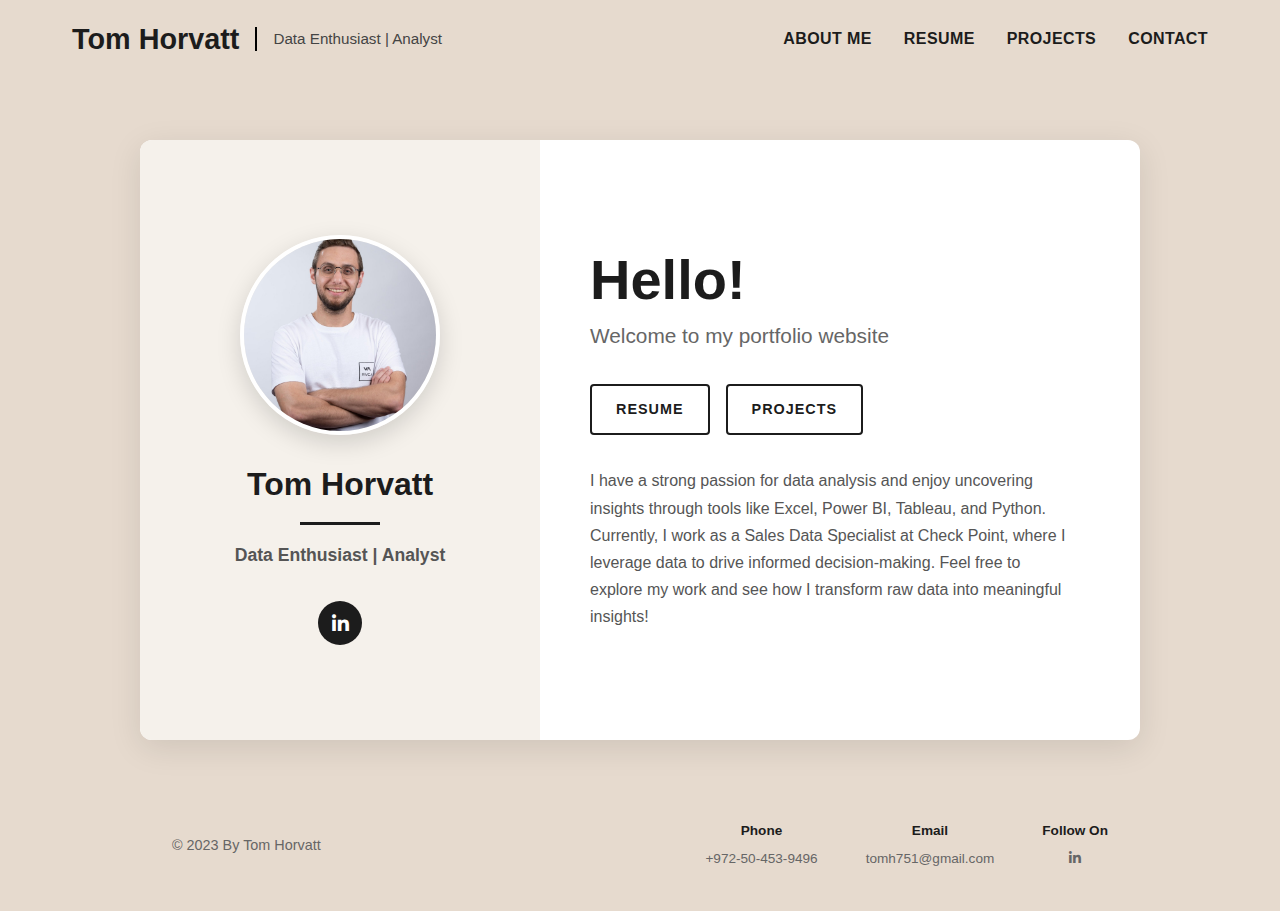
<file: index.html>
<!DOCTYPE html>
<html lang="en">
<head>
  <meta charset="UTF-8" />
  <meta name="viewport" content="width=device-width, initial-scale=1.0"/>
  <title>Tom Horvatt - Data Enthusiast | Analyst</title>
  <link href="https://cdnjs.cloudflare.com/ajax/libs/font-awesome/6.0.0/css/all.min.css" rel="stylesheet" />
  <style>
    *{margin:0;padding:0;box-sizing:border-box}
    body{
      font-family:'Segoe UI', Tahoma, Geneva, Verdana, sans-serif;
      min-height:100vh; 
      line-height:1.6;
      background:#E6DACE;
      padding:20px;
    }

    /* Header */
    .header{
      background:#E6DACE;
      padding:1rem 0;
      position:fixed;
      left:0;
      right:0;
      top:0;
      z-index:1000;
    }
    .header-content{
      max-width:1200px;
      margin:0 auto;
      display:flex;
      justify-content:space-between;
      align-items:center;
      padding:0 2rem;
    }
    .logo{display:flex;align-items:center;gap:1rem}
    .logo h1{font-size:1.8rem;color:#1c1c1c;font-weight:700}
    .logo-subtitle{color:#444;font-size:.95rem;border-left:2px solid #000;padding-left:1rem}

    .nav{display:flex;gap:2rem;list-style:none}
    .nav a{ 
      text-decoration:none;
      color:#1c1c1c;
      font-weight:600;
      position:relative;
      letter-spacing:.4px;
    }
    .nav a:hover{color:#000}
    .nav a::after{
      content:'';
      position:absolute;
      bottom:-5px;
      left:0;
      width:0;
      height:2px;
      background:#000;
      transition:width .25s ease;
    }
    .nav a:hover::after{width:100%}

    /* Main Container */
    .main-container{
      margin-top:120px;
      max-width:1000px;
      margin-left:auto;
      margin-right:auto;
      background:#fff;
      border-radius:12px;
      box-shadow:0 8px 32px rgba(0,0,0,0.1);
      overflow:hidden;
      display:grid;
      grid-template-columns:400px 1fr;
      min-height:600px;
    }

    /* Left Profile Section */
    .profile-section{
      background:#f5f1eb;
      padding:40px 30px;
      display:flex;
      flex-direction:column;
      align-items:center;
      justify-content:center;
      text-align:center;
    }

    .profile-photo{
      width:200px;
      height:200px;
      border-radius:50%;
      overflow:hidden;
      margin-bottom:24px;
      border:4px solid #fff;
      box-shadow:0 8px 24px rgba(0,0,0,0.15);
      flex-shrink:0;
    }
    .profile-photo img{
      width:100%;
      height:100%;
      object-fit:cover;
      display:block;
    }

    .profile-name{
      font-size:2rem;
      font-weight:700;
      color:#1c1c1c;
      margin-bottom:12px;
    }

    .profile-divider{
      width:80px;
      height:3px;
      background:#1c1c1c;
      border:none;
      margin:0 auto 16px;
      flex-shrink:0;
    }

    .profile-title{
      font-size:1.1rem;
      font-weight:600;
      color:#555;
      margin-bottom:32px;
    }

    .social-links{
      display:flex;
      justify-content:center;
    }
    .social-link{
      display:inline-flex;
      align-items:center;
      justify-content:center;
      width:44px;
      height:44px;
      background:#1c1c1c;
      color:#fff;
      font-size:1.2rem;
      text-decoration:none;
      border-radius:50%;
      transition:all .3s ease;
    }
    .social-link:hover{
      transform:translateY(-2px);
      box-shadow:0 4px 12px rgba(0,0,0,0.2);
    }

    /* Right Content Section */
    .content-section{
      padding:60px 50px;
      display:flex;
      flex-direction:column;
      justify-content:center;
    }

    .welcome-title{
      font-size:3.5rem;
      color:#1c1c1c;
      margin-bottom:8px;
      font-weight:800;
      line-height:1.1;
    }

    .welcome-subtitle{
      font-size:1.3rem;
      color:#666;
      margin-bottom:32px;
      font-weight:400;
    }

    .action-buttons{
      display:flex;
      gap:16px;
      margin-bottom:32px;
    }
    .btn{
      padding:12px 24px;
      border:2px solid #1c1c1c;
      background:transparent;
      color:#1c1c1c;
      text-decoration:none;
      font-weight:600;
      text-transform:uppercase;
      letter-spacing:1px;
      transition:all .3s ease;
      font-size:.9rem;
      border-radius:4px;
    }
    .btn:hover{
      background:#1c1c1c;
      color:#fff;
      transform:translateY(-2px);
      box-shadow:0 4px 12px rgba(0,0,0,0.2);
    }

    .description{
      font-size:1rem;
      color:#555;
      line-height:1.7;
      max-width:480px;
    }

    /* Footer - Desktop Default */
    .footer{
      background:transparent;
      padding:40px 0 20px;
      margin-top:40px;
    }

    .footer-content{
      max-width:1000px;
      margin:0 auto;
      display:flex;
      justify-content:space-between;
      align-items:center;
      padding:0 2rem;
      flex-wrap:wrap;
      gap:2rem;
    }

    .footer-text{
      color:#666;
      font-size:.9rem;
    }

    .contact-info{
      display:flex;
      gap:3rem;
      align-items:center;
      flex-wrap:wrap;
    }

    .contact-item{
      text-align:center;
    }

    .contact-label{
      font-weight:700;
      color:#1c1c1c;
      font-size:.85rem;
      margin-bottom:.2rem;
      display:block;
    }

    .contact-value{
      color:#666;
      font-size:.85rem;
    }

    /* Responsive Design - FIXED MOBILE LAYOUT */
    @media(max-width:900px){
      body{
        padding:15px;
      }
      
      .header{
        position:static;
        margin-bottom:25px;
        padding:15px 0;
      }
      
      .main-container{
        grid-template-columns:1fr;
        margin-top:0;
        min-height:auto;
        overflow:visible;
      }
      
      .profile-section{
        padding:30px 20px;
        min-height:auto;
        overflow:visible;
      }
      
      .profile-photo{
        width:140px;
        height:140px;
        margin-bottom:18px;
        flex-shrink:0;
      }
      
      .profile-name{
        font-size:1.5rem;
        margin-bottom:10px;
      }
      
      .profile-divider{
        width:60px;
        height:2px;
        margin:0 auto 12px;
      }
      
      .profile-title{
        font-size:1rem;
        margin-bottom:18px;
      }
      
      .content-section{
        padding:25px 20px 35px;
        display:flex;
        flex-direction:column;
      }
      
      /* MOBILE CONTENT ORDER */
      .action-buttons{
        order:1;
        display:grid;
        grid-template-columns:1fr 1fr;
        gap:12px;
        margin-bottom:25px;
        width:100%;
      }
      
      .welcome-title{
        order:2;
        font-size:2.2rem;
        margin-bottom:10px;
      }
      
      .welcome-subtitle{
        order:3;
        font-size:1rem;
        margin-bottom:20px;
      }
      
      .description{
        order:4;
        font-size:.9rem;
        line-height:1.6;
        margin-top:0;
      }
      
      .btn{
        padding:12px 8px;
        font-size:.85rem;
        text-align:center;
      }
    }

    /* Mobile Footer - Complete Override */
    @media(max-width:600px){
      body{
        padding:10px;
      }
      
      .header{
        position:static;
        margin-bottom:20px;
        padding:10px 0;
      }
      
      .header-content{
        padding:0 1rem;
        flex-direction:column;
        gap:12px;
      }
      
      .logo{
        flex-direction:column;
        gap:4px;
        text-align:center;
      }
      
      .logo h1{
        font-size:1.4rem;
      }
      
      .logo-subtitle{
        border-left:none;
        border-top:2px solid #000;
        padding-left:0;
        padding-top:4px;
        font-size:.85rem;
      }
      
      .nav{
        gap:.8rem;
        flex-wrap:wrap;
        justify-content:center;
      }
      
      .nav a{
        font-size:.75rem;
        padding:6px 8px;
      }
      
      .main-container{
        margin-top:0;
        border-radius:12px;
        overflow:visible;
      }
      
      .profile-section{
        border-radius:12px 12px 0 0;
        padding:25px 15px;
        overflow:visible;
        min-height:auto;
      }
      
      .profile-photo{
        width:120px;
        height:120px;
        margin-bottom:15px;
        flex-shrink:0;
      }
      
      .profile-name{
        font-size:1.3rem;
      }
      
      .content-section{
        padding:20px 15px 25px;
        display:flex;
        flex-direction:column;
      }
      
      /* MOBILE CONTENT ORDER - SMALL SCREENS */
      .action-buttons{
        order:1;
        display:grid;
        grid-template-columns:1fr 1fr;
        gap:10px;
        margin-bottom:20px;
        width:100%;
      }
      
      .welcome-title{
        order:2;
        font-size:1.8rem;
        margin-bottom:8px;
      }
      
      .welcome-subtitle{
        order:3;
        font-size:.95rem;
        margin-bottom:18px;
      }
      
      .description{
        order:4;
        font-size:.85rem;
        line-height:1.5;
        margin-top:0;
      }
      
      .btn{
        padding:10px 6px;
        font-size:.8rem;
        text-align:center;
        letter-spacing:.5px;
      }
      
      .footer{
        padding:25px 0 15px;
        margin-top:25px;
      }

      .footer-content{
        display:flex;
        flex-direction:column;
        text-align:center;
        gap:1.5rem;
        padding:0 1rem;
      }

      .contact-info{
        display:flex;
        flex-direction:column;
        gap:1rem;
        order:1;
        align-items:center;
        width:100%;
      }

      .contact-item{
        text-align:center;
        width:100%;
        display:flex;
        flex-direction:column;
        align-items:center;
      }

      .footer-text{
        color:#666;
        font-size:.75rem;
        text-align:center;
        order:2;
      }
    }
  </style>
</head>
<body>
  <!-- Header -->
  <div class="header">
    <div class="header-content">
      <div class="logo">
        <h1>Tom Horvatt</h1>
        <div class="logo-subtitle">Data Enthusiast | Analyst</div>
      </div>
      <nav>
        <ul class="nav">
          <li><a href="index.html">ABOUT ME</a></li>
          <li><a href="resume.html">RESUME</a></li>
          <li><a href="projects.html">PROJECTS</a></li>
          <li><a href="contact.html">CONTACT</a></li>
        </ul>
      </nav>
    </div>
  </div>

  <!-- Main -->
  <div class="main-container">
    <!-- Left Profile Section -->
    <section class="profile-section" id="about">
      <div class="profile-photo">
        <img src="assets/tom-photo.svg" alt="Tom Horvatt" />
      </div>

      <h2 class="profile-name">Tom Horvatt</h2>
      <hr class="profile-divider" />
      <div class="profile-title">Data Enthusiast | Analyst</div>

      <div class="social-links">
        <a class="social-link" href="https://www.linkedin.com/in/tom-horvatt-15624720a/" target="_blank" aria-label="LinkedIn">
          <i class="fab fa-linkedin-in"></i>
        </a>
      </div>
    </section>

    <!-- Right Content Section -->
    <section class="content-section">
      <h1 class="welcome-title">Hello!</h1>
      <h2 class="welcome-subtitle">Welcome to my portfolio website</h2>

      <div class="action-buttons">
        <a href="resume.html" class="btn">Resume</a>
        <a href="projects.html" class="btn">Projects</a>
      </div>

      <p class="description">
        I have a strong passion for data analysis and enjoy uncovering insights through tools like Excel, Power BI, Tableau, and Python. Currently, I work as a Sales Data Specialist at Check Point, where I leverage data to drive informed decision-making. Feel free to explore my work and see how I transform raw data into meaningful insights!
      </p>
    </section>
  </div>

  <!-- Footer -->
  <footer class="footer" id="contact">
    <div class="footer-content">
      <div class="footer-text">© 2023 By Tom Horvatt</div>
      <div class="contact-info">
        <div class="contact-item">
          <span class="contact-label">Phone</span>
          <span class="contact-value">+972-50-453-9496</span>
        </div>
        <div class="contact-item">
          <span class="contact-label">Email</span>
          <span class="contact-value">tomh751@gmail.com</span>
        </div>
        <div class="contact-item">
          <span class="contact-label">Follow On</span>
          <span class="contact-value">
            <a href="https://www.linkedin.com/in/tom-horvatt-15624720a/" target="_blank" style="color:#666; text-decoration:none;">
              <i class="fab fa-linkedin-in"></i>
            </a>
          </span>
        </div>
      </div>
    </div>
  </footer>
</body>
</html>
</file>
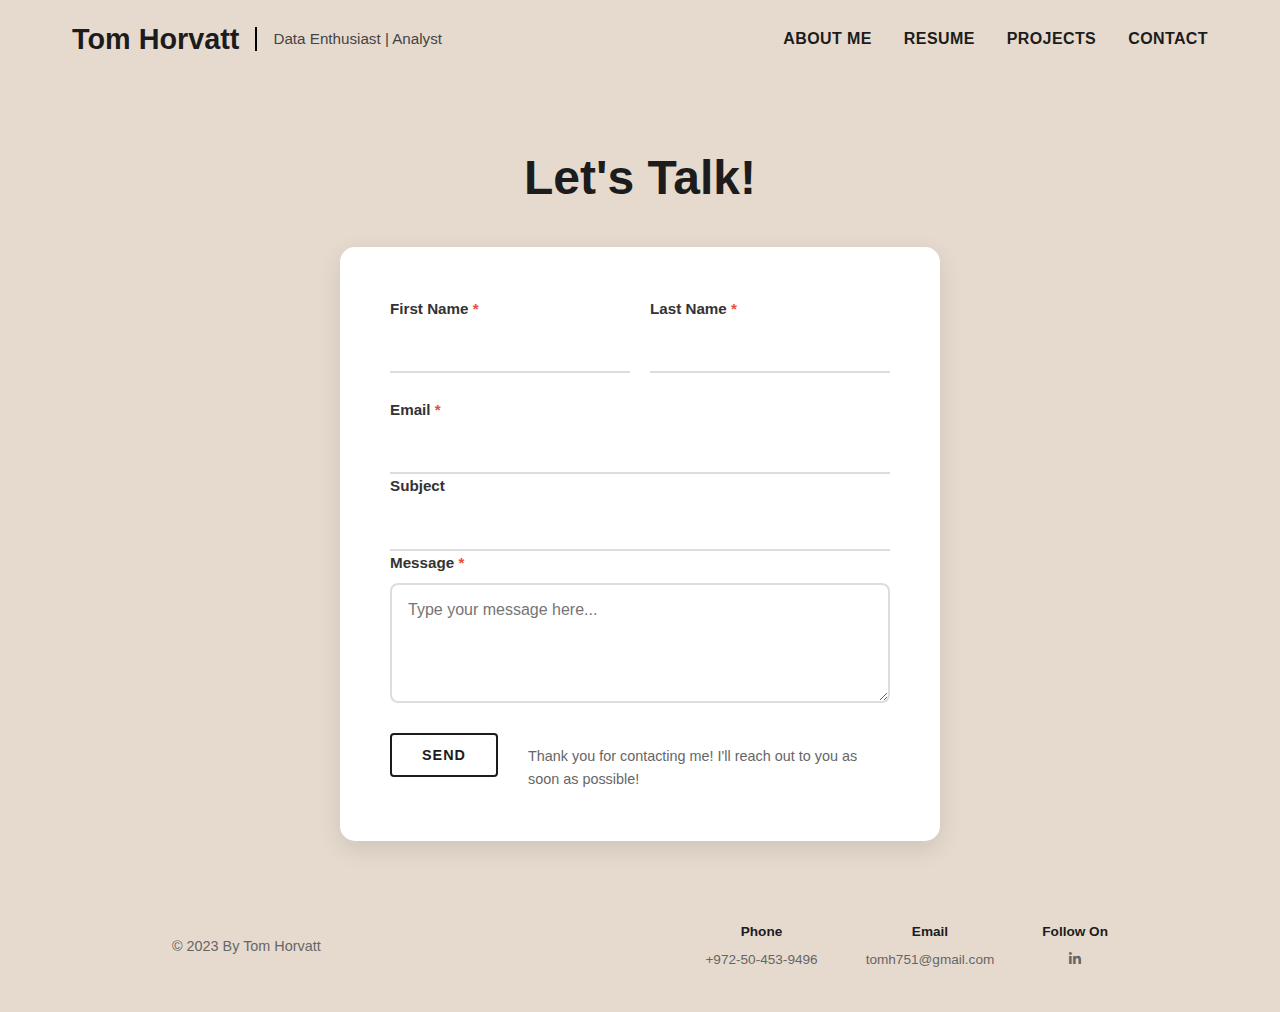
<file: contact.html>
<!DOCTYPE html>
<html lang="en">
<head>
  <meta charset="UTF-8" />
  <meta name="viewport" content="width=device-width, initial-scale=1.0"/>
  <title>Tom Horvatt - Contact</title>
  <link href="https://cdnjs.cloudflare.com/ajax/libs/font-awesome/6.0.0/css/all.min.css" rel="stylesheet" />
  <style>
    *{margin:0;padding:0;box-sizing:border-box}
    body{
      font-family:'Segoe UI', Tahoma, Geneva, Verdana, sans-serif;
      min-height:100vh; 
      line-height:1.6;
      background:#E6DACE;
      padding:20px;
    }

    /* Header */
    .header{
      background:#E6DACE;
      padding:1rem 0;
      position:fixed;
      left:0;
      right:0;
      top:0;
      z-index:1000;
    }
    .header-content{
      max-width:1200px;
      margin:0 auto;
      display:flex;
      justify-content:space-between;
      align-items:center;
      padding:0 2rem;
    }
    .logo{display:flex;align-items:center;gap:1rem}
    .logo h1{font-size:1.8rem;color:#1c1c1c;font-weight:700}
    .logo-subtitle{color:#444;font-size:.95rem;border-left:2px solid #000;padding-left:1rem}

    .nav{display:flex;gap:2rem;list-style:none}
    .nav a{ 
      text-decoration:none;
      color:#1c1c1c;
      font-weight:600;
      position:relative;
      letter-spacing:.4px;
    }
    .nav a:hover{color:#000}
    .nav a::after{
      content:'';
      position:absolute;
      bottom:-5px;
      left:0;
      width:0;
      height:2px;
      background:#000;
      transition:width .25s ease;
    }
    .nav a:hover::after{width:100%}

    /* Contact Container */
    .contact-container{
      margin-top:120px;
      max-width:800px;
      margin-left:auto;
      margin-right:auto;
      padding:0 20px;
      display:flex;
      flex-direction:column;
      align-items:center;
    }

    .contact-title{
      font-size:3rem;
      color:#1c1c1c;
      font-weight:800;
      margin-bottom:30px;
      text-align:center;
    }

    /* Contact Form */
    .contact-form{
      background:#fff;
      border-radius:15px;
      box-shadow:0 8px 25px rgba(0,0,0,0.1);
      padding:50px;
      width:100%;
      max-width:600px;
    }

    .form-row{
      display:grid;
      grid-template-columns:1fr 1fr;
      gap:20px;
      margin-bottom:25px;
    }

    .form-group{
      display:flex;
      flex-direction:column;
    }

    .form-group.full-width{
      grid-column:1 / -1;
    }

    .form-label{
      font-size:.95rem;
      color:#333;
      font-weight:600;
      margin-bottom:8px;
    }

    .required{
      color:#e74c3c;
    }

    .form-input, .form-textarea{
      padding:12px 16px;
      border:none;
      border-bottom:2px solid #ddd;
      background:transparent;
      font-size:1rem;
      font-family:inherit;
      transition:border-color .3s ease;
      outline:none;
    }

    .form-input:focus, .form-textarea:focus{
      border-bottom-color:#1c1c1c;
    }

    .form-textarea{
      resize:vertical;
      min-height:120px;
      border:2px solid #ddd;
      border-radius:8px;
      padding:16px;
    }

    .form-textarea:focus{
      border-color:#1c1c1c;
    }

    .form-footer{
      display:flex;
      justify-content:space-between;
      align-items:flex-start;
      margin-top:30px;
      gap:30px;
    }

    .submit-btn{
      padding:12px 30px;
      border:2px solid #1c1c1c;
      background:transparent;
      color:#1c1c1c;
      font-weight:600;
      text-transform:uppercase;
      letter-spacing:1px;
      transition:all .3s ease;
      font-size:.9rem;
      border-radius:4px;
      cursor:pointer;
      font-family:inherit;
    }

    .submit-btn:hover{
      background:#1c1c1c;
      color:#fff;
      transform:translateY(-2px);
      box-shadow:0 4px 12px rgba(0,0,0,0.2);
    }

    .contact-message{
      font-size:.9rem;
      color:#666;
      line-height:1.6;
      flex:1;
      margin-top:12px;
    }

    /* Footer - Desktop Default */
    .footer{
      background:transparent;
      padding:40px 0 20px;
      margin-top:40px;
    }

    .footer-content{
      max-width:1000px;
      margin:0 auto;
      display:flex;
      justify-content:space-between;
      align-items:center;
      padding:0 2rem;
      flex-wrap:wrap;
      gap:2rem;
    }

    .footer-text{
      color:#666;
      font-size:.9rem;
    }

    .contact-info{
      display:flex;
      gap:3rem;
      align-items:center;
      flex-wrap:wrap;
    }

    .contact-item{
      text-align:center;
    }

    .contact-label{
      font-weight:700;
      color:#1c1c1c;
      font-size:.85rem;
      margin-bottom:.2rem;
      display:block;
    }

    .contact-value{
      color:#666;
      font-size:.85rem;
    }

    /* Responsive Design */
    @media(max-width:768px){
      .form-row{
        grid-template-columns:1fr;
        gap:15px;
      }
      
      .contact-form{
        padding:35px;
      }
      
      .form-footer{
        flex-direction:column;
        align-items:flex-start;
        gap:20px;
      }
      
      .contact-title{
        font-size:2.5rem;
      }
    }

    /* Mobile Footer - Complete Override */
    @media(max-width:600px){
      body{
        padding:10px;
      }
      
      .header{
        position:static;
        margin-bottom:20px;
        padding:10px 0;
      }
      
      .header-content{
        padding:0 1rem;
        flex-direction:column;
        gap:12px;
      }
      
      .logo{
        flex-direction:column;
        gap:4px;
        text-align:center;
      }
      
      .logo h1{
        font-size:1.4rem;
      }
      
      .logo-subtitle{
        border-left:none;
        border-top:2px solid #000;
        padding-left:0;
        padding-top:4px;
        font-size:.85rem;
      }
      
      .nav{
        gap:.8rem;
        flex-wrap:wrap;
        justify-content:center;
      }
      
      .nav a{
        font-size:.75rem;
        padding:6px 8px;
      }
      
      .contact-container{
        padding:0 10px;
        margin-top:0;
      }

      .contact-form{
        padding:25px;
      }

      .contact-title{
        font-size:2rem;
        margin-bottom:20px;
      }
      .footer{
        padding:25px 0 15px;
        margin-top:25px;
      }

      .footer-content{
        display:flex;
        flex-direction:column;
        text-align:center;
        gap:1.5rem;
        padding:0 1rem;
      }

      .contact-info{
        display:flex;
        flex-direction:column;
        gap:1rem;
        order:1;
        align-items:center;
        width:100%;
      }

      .contact-item{
        text-align:center;
        width:100%;
        display:flex;
        flex-direction:column;
        align-items:center;
      }

      .footer-text{
        color:#666;
        font-size:.75rem;
        text-align:center;
        order:2;
      }
    }
  </style>
</head>
<body>
  <!-- Header -->
  <div class="header">
    <div class="header-content">
      <div class="logo">
        <h1>Tom Horvatt</h1>
        <div class="logo-subtitle">Data Enthusiast | Analyst</div>
      </div>
      <nav>
        <ul class="nav">
          <li><a href="index.html">ABOUT ME</a></li>
          <li><a href="resume.html">RESUME</a></li>
          <li><a href="projects.html">PROJECTS</a></li>
          <li><a href="contact.html">CONTACT</a></li>
        </ul>
      </nav>
    </div>
  </div>

  <!-- Contact Content -->
  <div class="contact-container">
    <h1 class="contact-title">Let's Talk!</h1>
    
    <form class="contact-form" action="https://api.web3forms.com/submit" method="POST">
      <input type="hidden" name="access_key" value="ce1e7f22-fae6-4a50-9271-ab89445d749d">
      <input type="hidden" name="_replyto" value="tomh751@gmail.com">
      <input type="hidden" name="redirect" value="https://tomh751.github.io/tomhorvatt.com/thank_you.html">
      <input type="hidden" name="_subject" value="New contact from portfolio website">
      <div class="form-row">
        <div class="form-group">
          <label class="form-label" for="firstName">First Name <span class="required">*</span></label>
          <input class="form-input" type="text" id="firstName" name="firstName" required>
        </div>
        <div class="form-group">
          <label class="form-label" for="lastName">Last Name <span class="required">*</span></label>
          <input class="form-input" type="text" id="lastName" name="lastName" required>
        </div>
      </div>

      <div class="form-group full-width">
        <label class="form-label" for="email">Email <span class="required">*</span></label>
        <input class="form-input" type="email" id="email" name="email" required>
      </div>

      <div class="form-group full-width">
        <label class="form-label" for="subject">Subject</label>
        <input class="form-input" type="text" id="subject" name="subject">
      </div>

      <div class="form-group full-width">
        <label class="form-label" for="message">Message <span class="required">*</span></label>
        <textarea class="form-textarea" id="message" name="message" required placeholder="Type your message here..."></textarea>
      </div>

      <div class="form-footer">
        <button class="submit-btn" type="submit">Send</button>
        <div class="contact-message">
          Thank you for contacting me! I'll reach out to you as soon as possible!
        </div>
      </div>
    </form>
  </div>

  <!-- Footer -->
  <footer class="footer">
    <div class="footer-content">
      <div class="footer-text">© 2023 By Tom Horvatt</div>
      <div class="contact-info">
        <div class="contact-item">
          <span class="contact-label">Phone</span>
          <span class="contact-value">+972-50-453-9496</span>
        </div>
        <div class="contact-item">
          <span class="contact-label">Email</span>
          <span class="contact-value">tomh751@gmail.com</span>
        </div>
        <div class="contact-item">
          <span class="contact-label">Follow On</span>
          <span class="contact-value">
            <a href="https://www.linkedin.com/in/tom-horvatt-15624720a/" target="_blank" style="color:#666; text-decoration:none;">
              <i class="fab fa-linkedin-in"></i>
            </a>
          </span>
        </div>
      </div>
    </div>
  </footer>
</body>
</html>
</file>
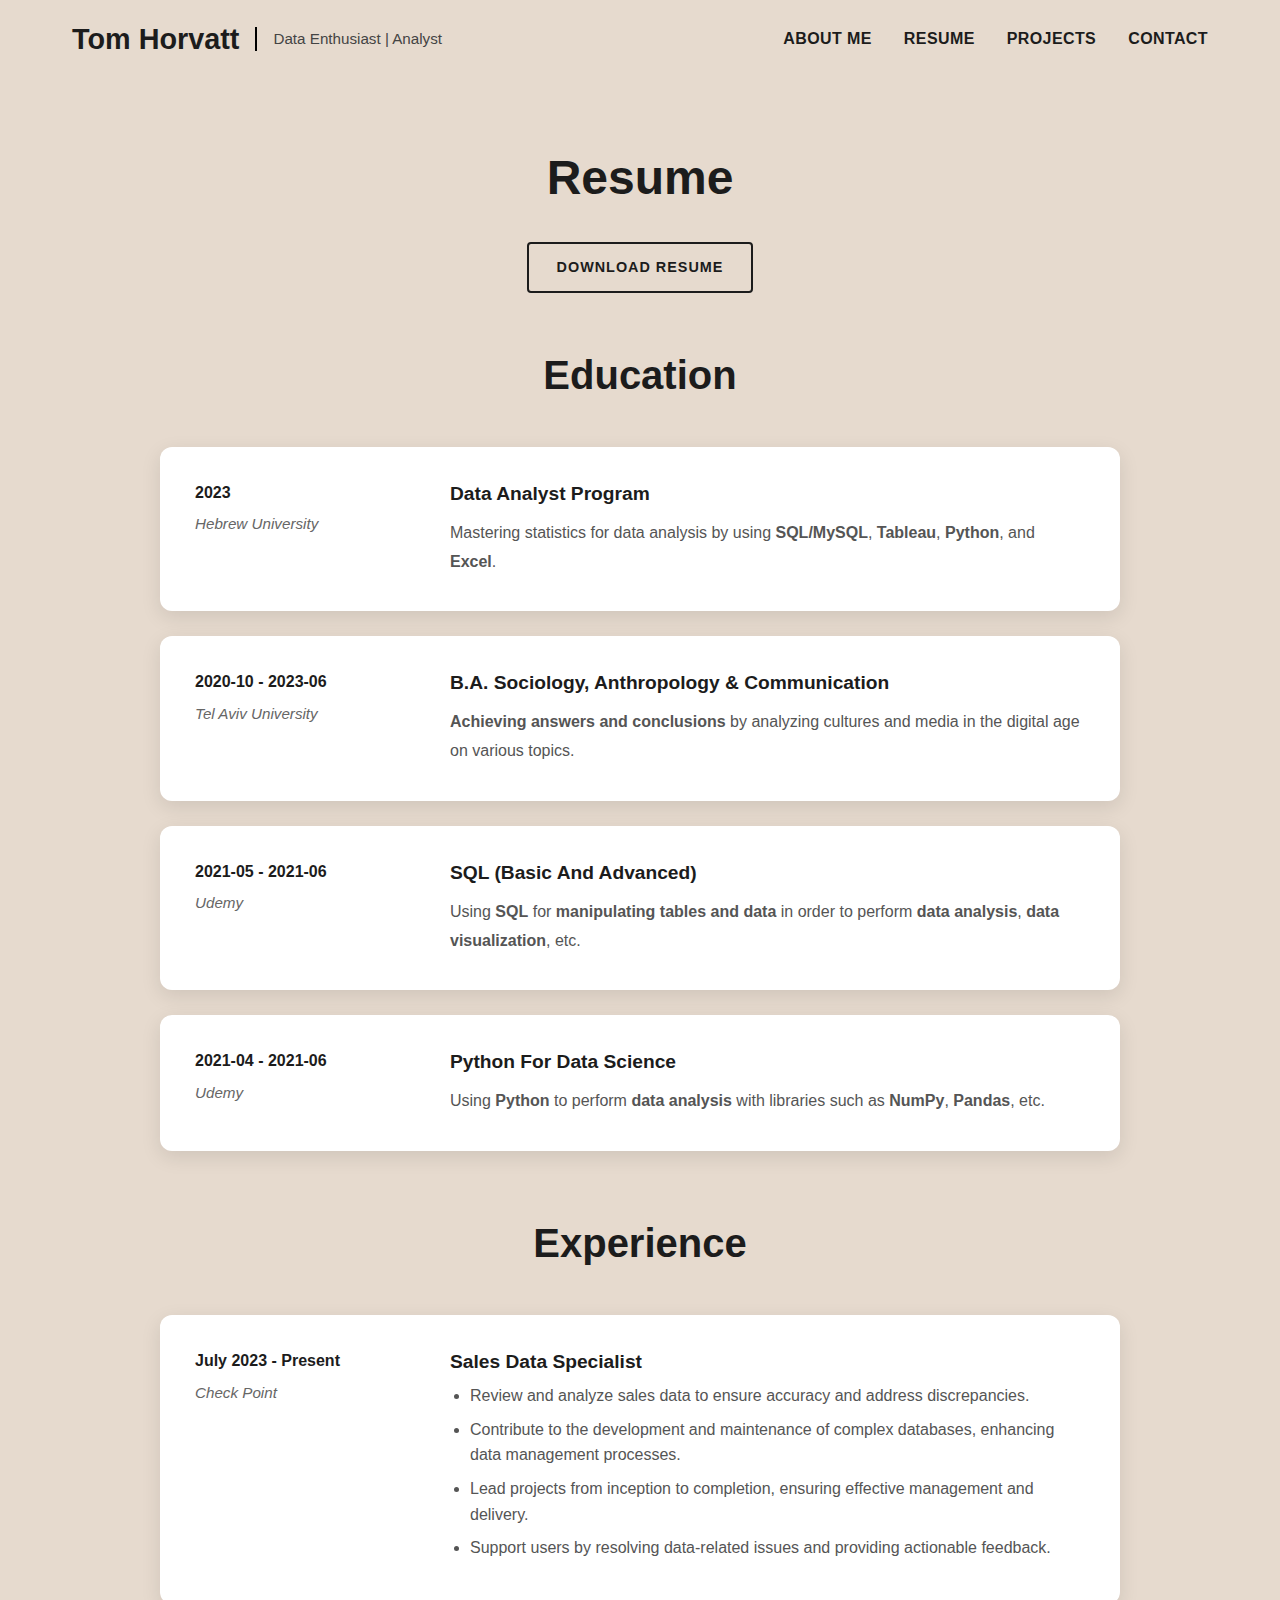
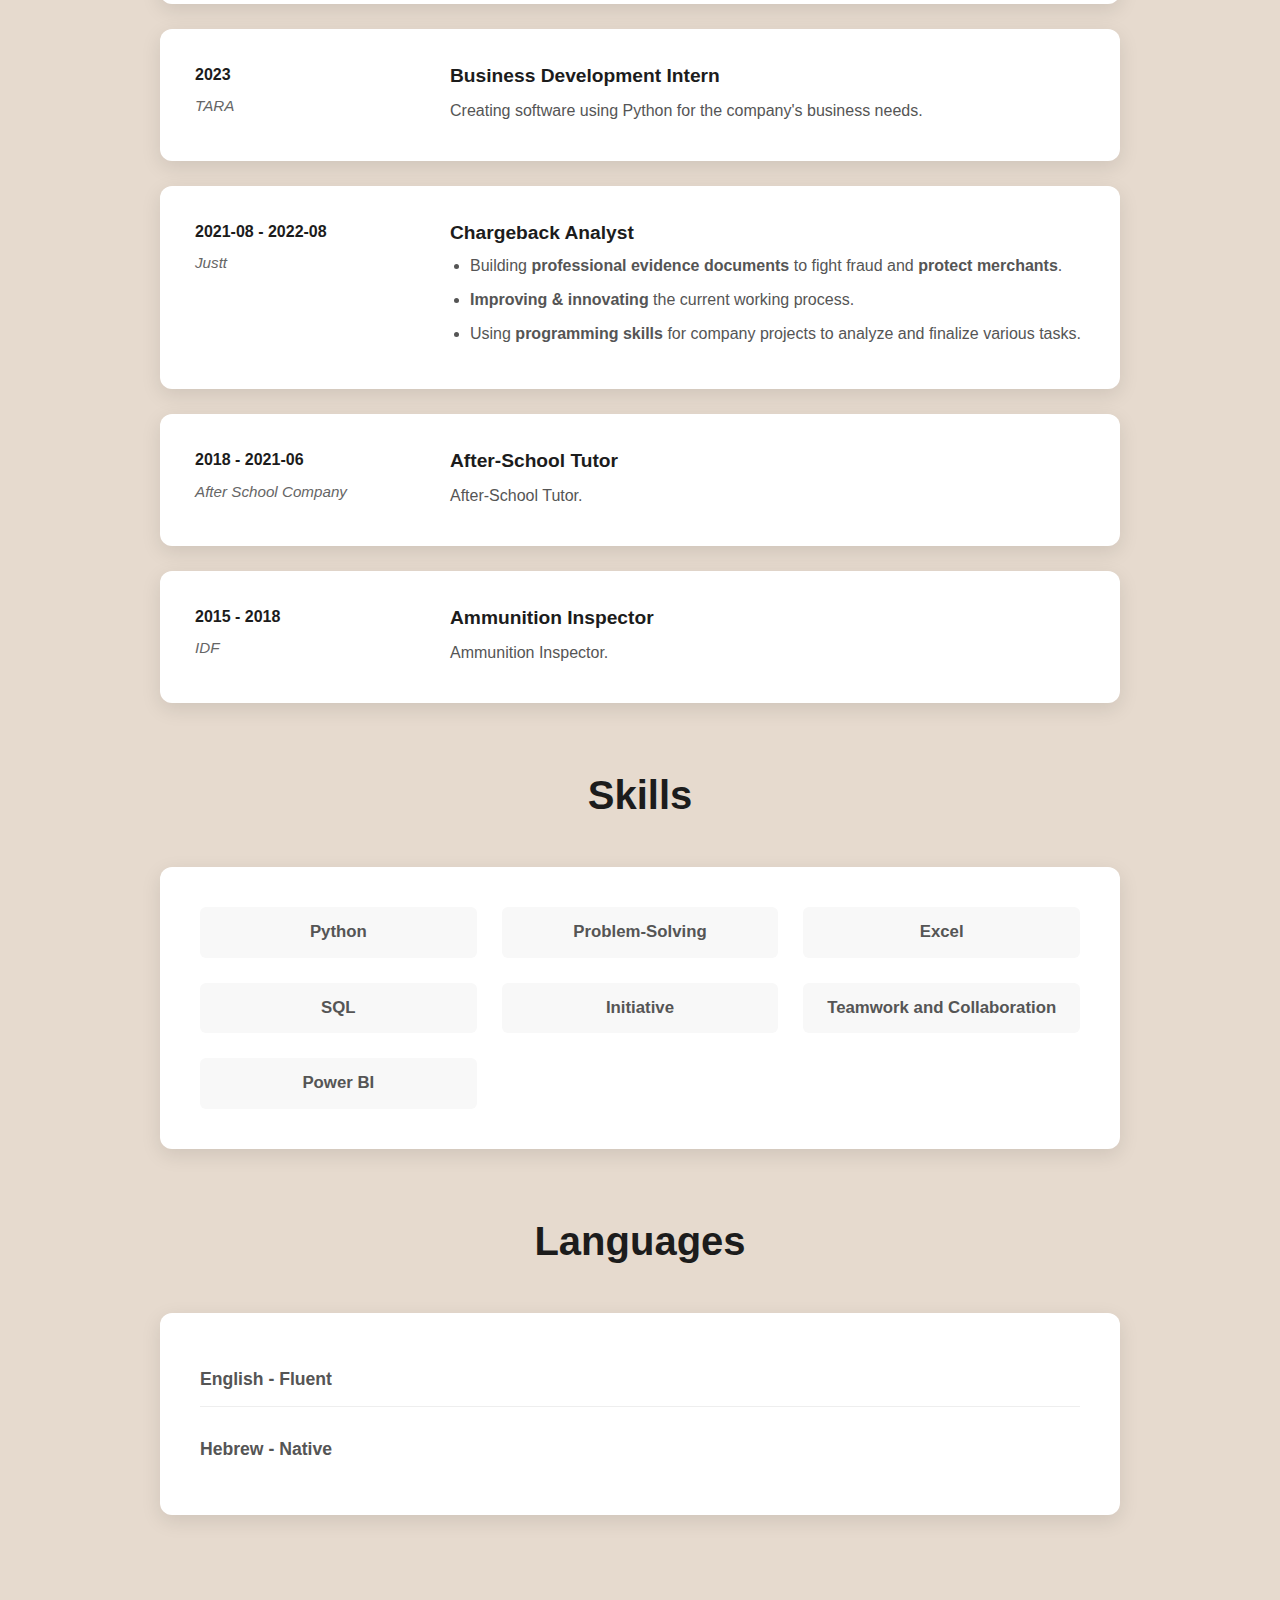
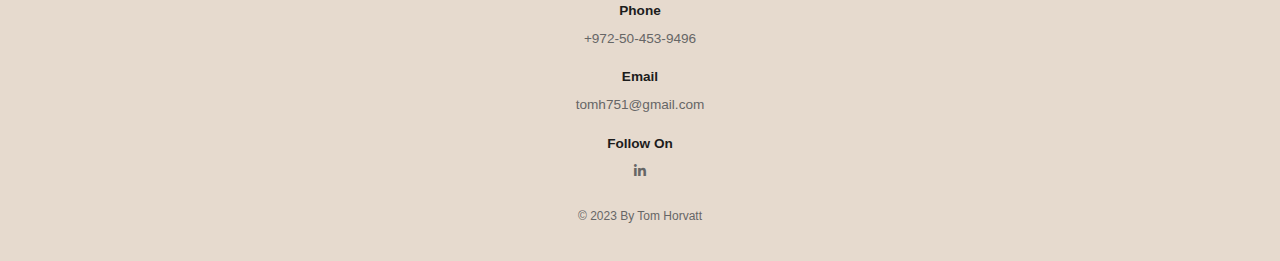
<file: resume.html>
<!DOCTYPE html>
<html lang="en">
<head>
  <meta charset="UTF-8" />
  <meta name="viewport" content="width=device-width, initial-scale=1.0"/>
  <title>Tom Horvatt - Resume</title>
  <link href="https://cdnjs.cloudflare.com/ajax/libs/font-awesome/6.0.0/css/all.min.css" rel="stylesheet" />
  <style>
    *{margin:0;padding:0;box-sizing:border-box}
    body{
      font-family:'Segoe UI', Tahoma, Geneva, Verdana, sans-serif;
      min-height:100vh; 
      line-height:1.6;
      background:#E6DACE;
      padding:20px;
    }

    /* Header */
    .header{
      background:#E6DACE;
      padding:1rem 0;
      position:fixed;
      left:0;
      right:0;
      top:0;
      z-index:1000;
    }
    .header-content{
      max-width:1200px;
      margin:0 auto;
      display:flex;
      justify-content:space-between;
      align-items:center;
      padding:0 2rem;
    }
    .logo{display:flex;align-items:center;gap:1rem}
    .logo h1{font-size:1.8rem;color:#1c1c1c;font-weight:700}
    .logo-subtitle{color:#444;font-size:.95rem;border-left:2px solid #000;padding-left:1rem}

    .nav{display:flex;gap:2rem;list-style:none}
    .nav a{ 
      text-decoration:none;
      color:#1c1c1c;
      font-weight:600;
      position:relative;
      letter-spacing:.4px;
    }
    .nav a:hover{color:#000}
    .nav a::after{
      content:'';
      position:absolute;
      bottom:-5px;
      left:0;
      width:0;
      height:2px;
      background:#000;
      transition:width .25s ease;
    }
    .nav a:hover::after{width:100%}

    /* Resume Container */
    .resume-container{
      margin-top:120px;
      max-width:1000px;
      margin-left:auto;
      margin-right:auto;
      padding:0 20px;
    }

    .resume-header{
      text-align:center;
      margin-bottom:50px;
    }

    .resume-title{
      font-size:3rem;
      color:#1c1c1c;
      font-weight:800;
      margin-bottom:25px;
    }

    .download-btn{
      padding:12px 28px;
      border:2px solid #1c1c1c;
      background:transparent;
      color:#1c1c1c;
      text-decoration:none;
      font-weight:600;
      text-transform:uppercase;
      letter-spacing:1px;
      transition:all .3s ease;
      font-size:.9rem;
      border-radius:4px;
      display:inline-block;
    }
    .download-btn:hover{
      background:#1c1c1c;
      color:#fff;
      transform:translateY(-2px);
      box-shadow:0 4px 12px rgba(0,0,0,0.2);
    }

    /* Section Styles */
    .resume-section{
      margin-bottom:60px;
    }

    .section-title{
      font-size:2.5rem;
      color:#1c1c1c;
      font-weight:700;
      text-align:center;
      margin-bottom:40px;
    }

    .resume-item{
      background:#fff;
      border-radius:12px;
      box-shadow:0 6px 20px rgba(0,0,0,0.1);
      padding:35px;
      margin-bottom:25px;
      display:grid;
      grid-template-columns:220px 1fr;
      gap:35px;
      align-items:start;
    }

    .item-left{
      text-align:left;
    }

    .date-range{
      font-size:1rem;
      color:#1c1c1c;
      font-weight:700;
      margin-bottom:8px;
      line-height:1.4;
    }

    .institution{
      font-size:.95rem;
      color:#666;
      font-style:italic;
    }

    .degree-title{
      font-size:1.2rem;
      color:#1c1c1c;
      font-weight:700;
      margin-bottom:12px;
      line-height:1.3;
    }

    .job-title{
      font-size:1.2rem;
      color:#1c1c1c;
      font-weight:700;
      margin-bottom:8px;
      line-height:1.3;
    }

    .item-right{
      text-align:left;
    }

    .description{
      font-size:1rem;
      color:#555;
      line-height:1.8;
    }

    .description ul{
      margin:8px 0 0 0;
      padding-left:20px;
    }

    .description li{
      margin-bottom:8px;
      line-height:1.6;
    }

    /* Skills Section */
    .skills-grid{
      background:#fff;
      border-radius:12px;
      box-shadow:0 6px 20px rgba(0,0,0,0.1);
      padding:40px;
      display:grid;
      grid-template-columns:repeat(3, 1fr);
      gap:25px;
    }

    .skill-item{
      font-size:1.05rem;
      color:#555;
      font-weight:600;
      text-align:center;
      padding:12px 8px;
      background:#f8f8f8;
      border-radius:6px;
      transition:all .3s ease;
    }

    .skill-item:hover{
      background:#1c1c1c;
      color:#fff;
      transform:translateY(-2px);
    }

    /* Languages Section */
    .languages-grid{
      background:#fff;
      border-radius:12px;
      box-shadow:0 6px 20px rgba(0,0,0,0.1);
      padding:40px;
    }

    .language-item{
      font-size:1.1rem;
      color:#555;
      font-weight:600;
      margin-bottom:16px;
      padding:12px 0;
      border-bottom:1px solid #eee;
    }

    .language-item:last-child{
      margin-bottom:0;
      border-bottom:none;
    }

    /* Footer */
    .footer{
      margin-top:25px;
      padding:25px 0 15px;
    }

    .footer-content{
      padding:0 1rem;
      display:flex;
      flex-direction:column;
      text-align:center;
      gap:1.5rem;
    }

    .footer-text{
      color:#666;
      font-size:.75rem;
      text-align:center;
      order:2;
    }

    .contact-info{
      display:flex;
      flex-direction:column;
      gap:1rem;
      align-items:center;
      order:1;
    }

    .contact-item{
      text-align:center;
    }
    .contact-label{
      font-weight:700;
      color:#1c1c1c;
      font-size:.85rem;
      margin-bottom:.2rem;
      display:block;
    }
    .contact-value{
      color:#666;
      font-size:.85rem;
    }

    /* Responsive Design */
    @media(max-width:900px){
      .resume-item{
        grid-template-columns:1fr;
        gap:20px;
      }
      .skills-grid{
        grid-template-columns:repeat(2, 1fr);
      }
      .resume-title{
        font-size:2.5rem;
      }
      .section-title{
        font-size:2rem;
      }
    }

    @media(max-width:600px){
      body{
        padding:10px;
      }
      
      .header{
        position:static;
        margin-bottom:20px;
        padding:10px 0;
      }
      
      .header-content{
        padding:0 1rem;
        flex-direction:column;
        gap:12px;
      }
      
      .logo{
        flex-direction:column;
        gap:4px;
        text-align:center;
      }
      
      .logo h1{
        font-size:1.4rem;
      }
      
      .logo-subtitle{
        border-left:none;
        border-top:2px solid #000;
        padding-left:0;
        padding-top:4px;
        font-size:.85rem;
      }
      
      .nav{
        gap:.8rem;
        flex-wrap:wrap;
        justify-content:center;
      }
      
      .nav a{
        font-size:.75rem;
        padding:6px 8px;
      }
      
      .resume-container{
        padding:0 10px;
        margin-top:0;
      }
      
      .resume-item{
        padding:25px;
      }
      
      .skills-grid{
        grid-template-columns:1fr;
        padding:30px;
      }
      
      .languages-grid{
        padding:30px;
      }
      
      .resume-title{
        font-size:2rem;
      }
      
      .section-title{
        font-size:1.8rem;
      }
      
      .footer{
        margin-top:25px;
        padding:25px 0 15px;
      }

      .footer-content{
        padding:0 1rem;
        justify-content:space-between;
        text-align:left;
      }

      .contact-info{
        gap:1.5rem;
        flex-wrap:nowrap;
        justify-content:flex-end;
      }

      .contact-item{
        text-align:center;
        flex-shrink:0;
      }
    }
  </style>
</head>
<body>
  <!-- Header -->
  <div class="header">
    <div class="header-content">
      <div class="logo">
        <h1>Tom Horvatt</h1>
        <div class="logo-subtitle">Data Enthusiast | Analyst</div>
      </div>
      <nav>
        <ul class="nav">
          <li><a href="index.html">ABOUT ME</a></li>
          <li><a href="resume.html">RESUME</a></li>
          <li><a href="projects.html">PROJECTS</a></li>
          <li><a href="#contact">CONTACT</a></li>
        </ul>
      </nav>
    </div>
  </div>

  <!-- Resume Content -->
  <div class="resume-container">
    <div class="resume-header">
      <h1 class="resume-title">Resume</h1>
      <a href="Tom_Horvatt_Resume.pdf" class="download-btn" download="Tom_Horvatt_Resume.pdf">Download Resume</a>
    </div>

    <!-- Education Section -->
    <section class="resume-section">
      <h2 class="section-title">Education</h2>

      <div class="resume-item">
        <div class="item-left">
          <div class="date-range">2023</div>
          <div class="institution">Hebrew University</div>
        </div>
        <div class="item-right">
          <div class="degree-title">Data Analyst Program</div>
          <div class="description">
            Mastering statistics for data analysis by using <strong>SQL/MySQL</strong>, <strong>Tableau</strong>, <strong>Python</strong>, and <strong>Excel</strong>.
          </div>
        </div>
      </div>
      
      <div class="resume-item">
        <div class="item-left">
          <div class="date-range">2020-10 - 2023-06</div>
          <div class="institution">Tel Aviv University</div>
        </div>
        <div class="item-right">
          <div class="degree-title">B.A. Sociology, Anthropology & Communication</div>
          <div class="description">
            <strong>Achieving answers and conclusions</strong> by analyzing cultures and media in the digital age on various topics.
          </div>
        </div>
      </div>

      <div class="resume-item">
        <div class="item-left">
          <div class="date-range">2021-05 - 2021-06</div>
          <div class="institution">Udemy</div>
        </div>
        <div class="item-right">
          <div class="degree-title">SQL (Basic And Advanced)</div>
          <div class="description">
            Using <strong>SQL</strong> for <strong>manipulating tables and data</strong> in order to perform <strong>data analysis</strong>, <strong>data visualization</strong>, etc.
          </div>
        </div>
      </div>

      <div class="resume-item">
        <div class="item-left">
          <div class="date-range">2021-04 - 2021-06</div>
          <div class="institution">Udemy</div>
        </div>
        <div class="item-right">
          <div class="degree-title">Python For Data Science</div>
          <div class="description">
            Using <strong>Python</strong> to perform <strong>data analysis</strong> with libraries such as <strong>NumPy</strong>, <strong>Pandas</strong>, etc.
          </div>
        </div>
      </div>
    </section>

    <!-- Experience Section -->
    <section class="resume-section">
      <h2 class="section-title">Experience</h2>

      <div class="resume-item">
        <div class="item-left">
          <div class="date-range">July 2023 - Present</div>
          <div class="institution">Check Point</div>
        </div>
        <div class="item-right">
          <div class="job-title">Sales Data Specialist</div>
          <div class="description">
            <ul>
              <li>Review and analyze sales data to ensure accuracy and address discrepancies.</li>
              <li>Contribute to the development and maintenance of complex databases, enhancing data management processes.</li>
              <li>Lead projects from inception to completion, ensuring effective management and delivery.</li>
              <li>Support users by resolving data-related issues and providing actionable feedback.</li>
            </ul>
          </div>
        </div>
      </div>

      <div class="resume-item">
        <div class="item-left">
          <div class="date-range">2023</div>
          <div class="institution">TARA</div>
        </div>
        <div class="item-right">
          <div class="job-title">Business Development Intern</div>
          <div class="description">
            Creating software using Python for the company's business needs.
          </div>
        </div>
      </div>

      <div class="resume-item">
        <div class="item-left">
          <div class="date-range">2021-08 - 2022-08</div>
          <div class="institution">Justt</div>
        </div>
        <div class="item-right">
          <div class="job-title">Chargeback Analyst</div>
          <div class="description">
            <ul>
              <li>Building <strong>professional evidence documents</strong> to fight fraud and <strong>protect merchants</strong>.</li>
              <li><strong>Improving & innovating</strong> the current working process.</li>
              <li>Using <strong>programming skills</strong> for company projects to analyze and finalize various tasks.</li>
            </ul>
          </div>
        </div>
      </div>

      <div class="resume-item">
        <div class="item-left">
          <div class="date-range">2018 - 2021-06</div>
          <div class="institution">After School Company</div>
        </div>
        <div class="item-right">
          <div class="job-title">After-School Tutor</div>
          <div class="description">
            After-School Tutor.
          </div>
        </div>
      </div>

      <div class="resume-item">
        <div class="item-left">
          <div class="date-range">2015 - 2018</div>
          <div class="institution">IDF</div>
        </div>
        <div class="item-right">
          <div class="job-title">Ammunition Inspector</div>
          <div class="description">
            Ammunition Inspector.
          </div>
        </div>
      </div>
    </section>

    <!-- Skills Section -->
    <section class="resume-section">
      <h2 class="section-title">Skills</h2>
      <div class="skills-grid">
        <div class="skill-item">Python</div>
        <div class="skill-item">Problem-Solving</div>
        <div class="skill-item">Excel</div>
        <div class="skill-item">SQL</div>
        <div class="skill-item">Initiative</div>
        <div class="skill-item">Teamwork and Collaboration</div>
        <div class="skill-item">Power BI</div>
      </div>
    </section>

    <!-- Languages Section -->
    <section class="resume-section">
      <h2 class="section-title">Languages</h2>
      <div class="languages-grid">
        <div class="language-item">English - Fluent</div>
        <div class="language-item">Hebrew - Native</div>
      </div>
    </section>
  </div>

  <!-- Footer -->
  <footer class="footer" id="contact">
    <div class="footer-content">
      <div class="footer-text">© 2023 By Tom Horvatt</div>
      <div class="contact-info">
        <div class="contact-item">
          <span class="contact-label">Phone</span>
          <span class="contact-value">+972-50-453-9496</span>
        </div>
        <div class="contact-item">
          <span class="contact-label">Email</span>
          <span class="contact-value">tomh751@gmail.com</span>
        </div>
        <div class="contact-item">
          <span class="contact-label">Follow On</span>
          <span class="contact-value">
            <a href="https://www.linkedin.com/in/tom-horvatt-15624720a/" target="_blank" style="color:#666; text-decoration:none;">
              <i class="fab fa-linkedin-in"></i>
            </a>
          </span>
        </div>
      </div>
    </div>
  </footer>
</body>
</html>
</file>
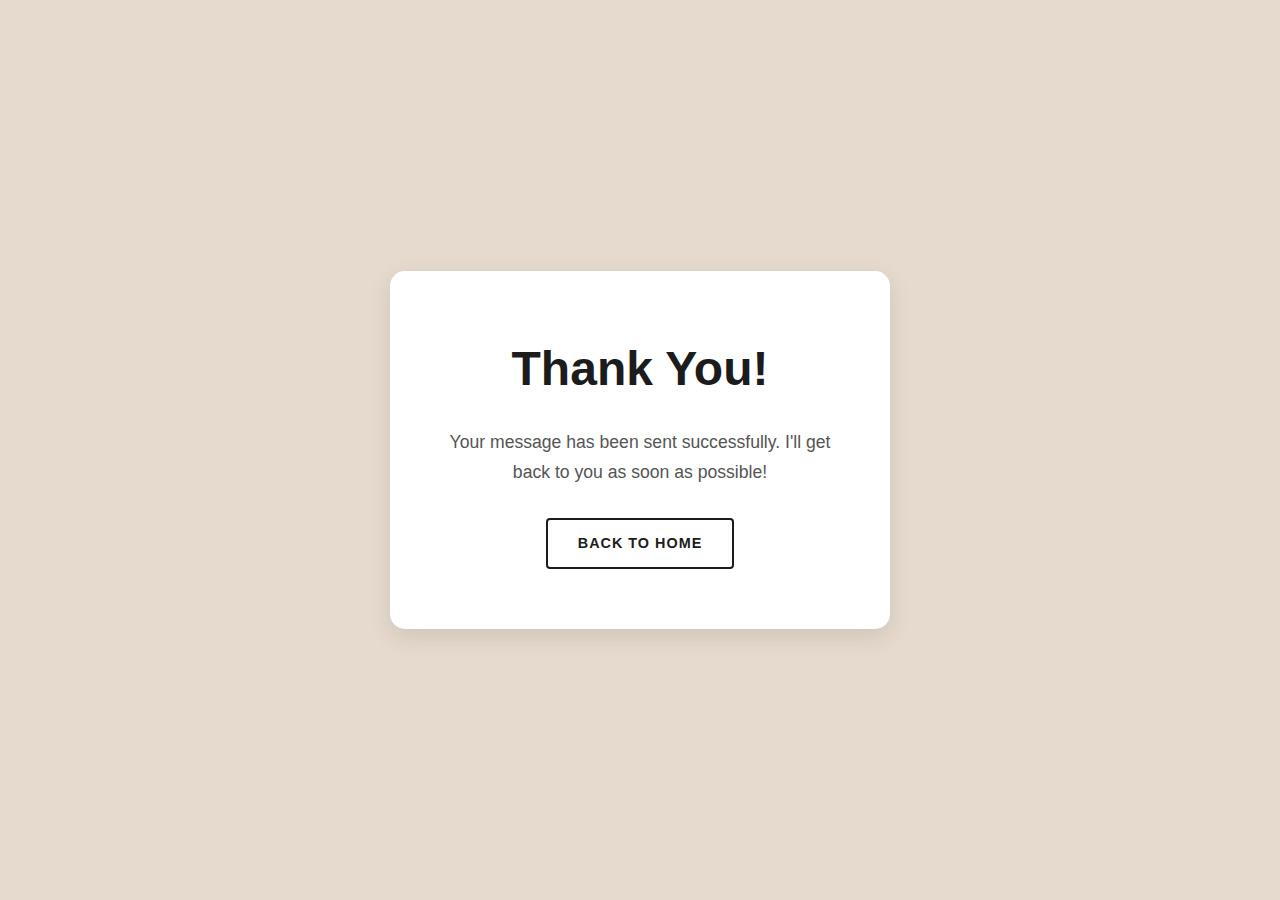
<file: thank_you.html>
<!DOCTYPE html>
<html lang="en">
<head>
  <meta charset="UTF-8" />
  <meta name="viewport" content="width=device-width, initial-scale=1.0"/>
  <title>Thank You - Tom Horvatt</title>
  <link href="https://cdnjs.cloudflare.com/ajax/libs/font-awesome/6.0.0/css/all.min.css" rel="stylesheet" />
  <style>
    *{margin:0;padding:0;box-sizing:border-box}
    body{
      font-family:'Segoe UI', Tahoma, Geneva, Verdana, sans-serif;
      min-height:100vh; 
      line-height:1.6;
      background:#E6DACE;
      padding:20px;
      display:flex;
      flex-direction:column;
      justify-content:center;
      align-items:center;
    }

    /* Thank You Container */
    .thank-you-container{
      background:#fff;
      border-radius:15px;
      box-shadow:0 8px 25px rgba(0,0,0,0.1);
      padding:60px 50px;
      text-align:center;
      max-width:500px;
      width:100%;
    }

    .thank-you-title{
      font-size:3rem;
      color:#1c1c1c;
      font-weight:800;
      margin-bottom:20px;
    }

    .thank-you-message{
      font-size:1.1rem;
      color:#555;
      line-height:1.7;
      margin-bottom:30px;
    }

    .back-btn{
      padding:12px 30px;
      border:2px solid #1c1c1c;
      background:transparent;
      color:#1c1c1c;
      text-decoration:none;
      font-weight:600;
      text-transform:uppercase;
      letter-spacing:1px;
      transition:all .3s ease;
      font-size:.9rem;
      border-radius:4px;
      display:inline-block;
    }

    .back-btn:hover{
      background:#1c1c1c;
      color:#fff;
      transform:translateY(-2px);
      box-shadow:0 4px 12px rgba(0,0,0,0.2);
    }

    /* Responsive */
    @media(max-width:600px){
      body{
        padding:15px;
      }
      
      .thank-you-container{
        padding:40px 30px;
      }
      
      .thank-you-title{
        font-size:2.2rem;
      }
      
      .thank-you-message{
        font-size:1rem;
      }
    }
  </style>
</head>
<body>
  <div class="thank-you-container">
    <h1 class="thank-you-title">Thank You!</h1>
    <p class="thank-you-message">
      Your message has been sent successfully. I'll get back to you as soon as possible!
    </p>
    <a href="index.html" class="back-btn">Back to Home</a>
  </div>
</body>
</html>
</file>
